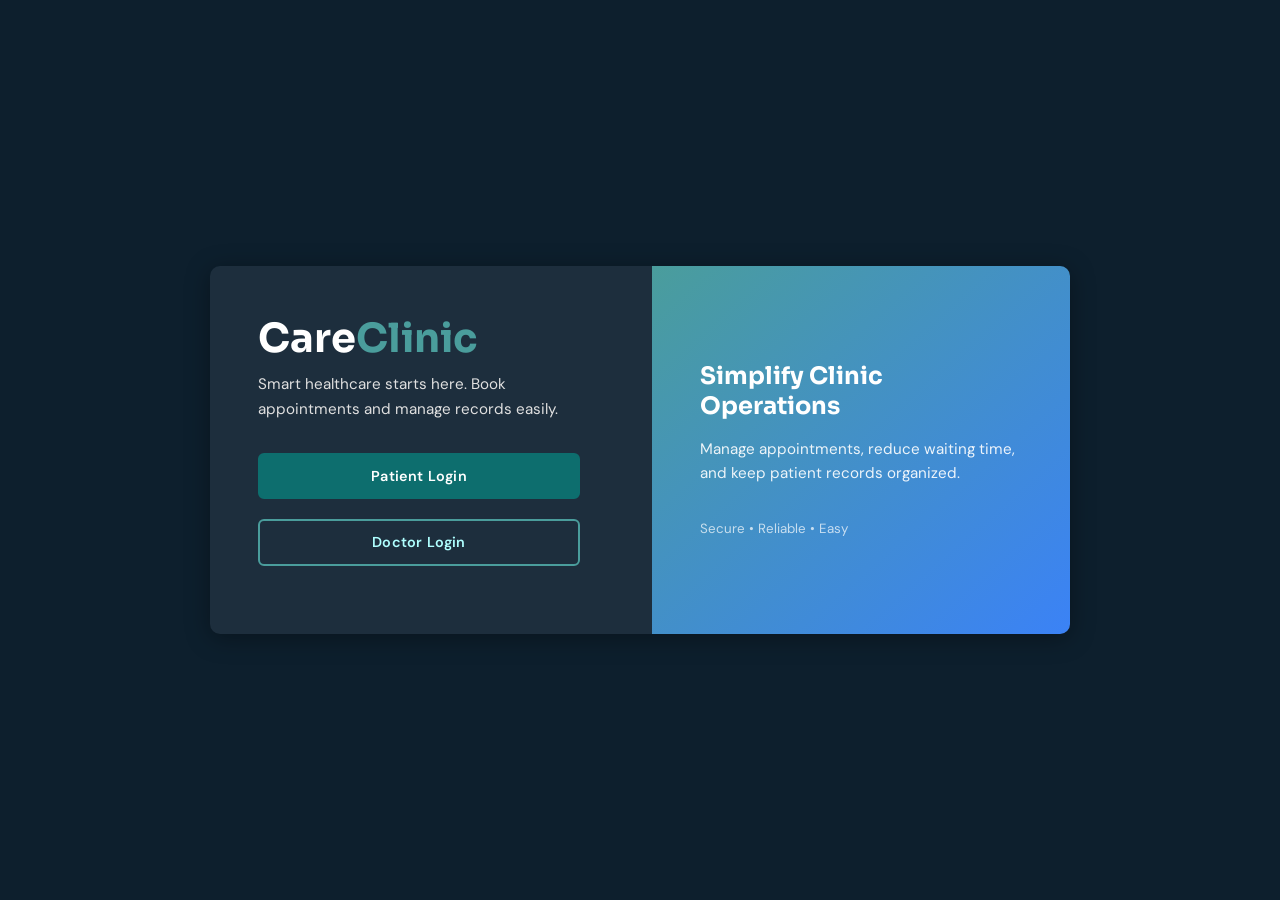
<file: index.html>
<!DOCTYPE html>
<html lang="en">

<head>
    <meta charset="UTF-8">
    <meta name="viewport" content="width=device-width, initial-scale=1.0">
    <title>CareClinic</title>
    <link rel="stylesheet" href="style.css">
</head>

<body>

    <div class="flex-center py-4">
        <div class="container" style="max-width: 900px;">
            <div class="card grid-2" style="padding: 0; overflow: hidden; border: none;">

                <!-- LEFT -->
                <div style="padding: 3rem;">
                    <h1 style="font-size: 2.5rem; margin-bottom: 0.5rem;">Care<span
                            style="color: var(--primary);">Clinic</span></h1>
                    <p style="margin-bottom: 2rem;">Smart healthcare starts here. Book appointments and manage records
                        easily.</p>

                    <div class="form-group">
                        <a href="login_patient.html" class="btn btn-primary btn-block">Patient Login</a>
                    </div>
                    <div class="form-group">
                        <a href="login_doctor.html" class="btn btn-outline btn-block">Doctor Login</a>
                    </div>
                </div>

                <!-- RIGHT -->
                <div
                    style="background: linear-gradient(to bottom right, var(--primary), #3b82f6); color: white; padding: 3rem; display: flex; flex-direction: column; justify-content: center;">
                    <h2 style="color: white; margin-bottom: 1rem;">Simplify Clinic Operations</h2>
                    <p style="color: rgba(255,255,255,0.9); margin-bottom: 2rem;">Manage appointments, reduce waiting
                        time, and keep patient records organized.</p>
                    <small style="color: rgba(255,255,255,0.7);">Secure • Reliable • Easy</small>
                </div>

            </div>
        </div>
    </div>

</body>

</html>
</file>
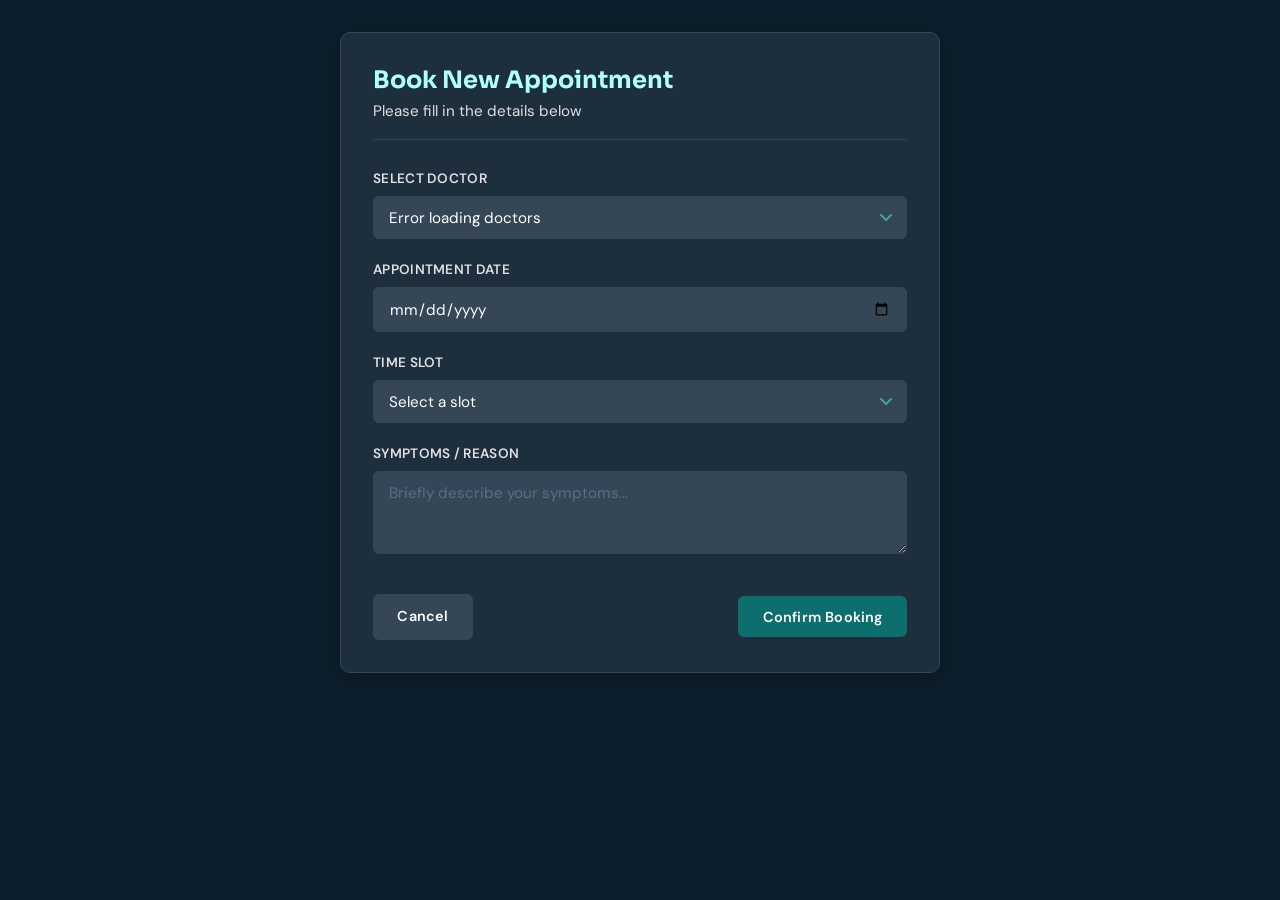
<file: book_appointment.html>
<!DOCTYPE html>
<html lang="en">
<head>
    <meta charset="UTF-8">
    <meta name="viewport" content="width=device-width, initial-scale=1.0">
    <title>Book Appointment - CareClinic</title>
    <link rel="stylesheet" href="style.css">
</head>
<body>

<div class="container py-4">
    <div class="card" style="max-width: 600px; margin: 0 auto;">
        <div class="card-header">
            <h2 class="card-title">Book New Appointment</h2>
            <p>Please fill in the details below</p>
        </div>

        <form id="bookForm">
            <div id="statusMsg" class="alert hidden"></div>

            <div class="form-group">
                <label class="form-label">Select Doctor</label>
                <select name="doctor_id" id="doctorSelect" required class="form-control">
                    <option value="">Loading doctors...</option>
                </select>
            </div>

            <div class="form-group">
                <label class="form-label">Appointment Date</label>
                <input type="date" name="appointment_date" id="appointment_date" required class="form-control">
            </div>

            <div class="form-group">
                <label class="form-label">Time Slot</label>
                <select name="time_slot" required class="form-control">
                    <option value="">Select a slot</option>
                    <option value="09:00 AM">09:00 AM</option>
                    <option value="10:00 AM">10:00 AM</option>
                    <option value="11:00 AM">11:00 AM</option>
                    <option value="02:00 PM">02:00 PM</option>
                    <option value="03:00 PM">03:00 PM</option>
                    <option value="04:00 PM">04:00 PM</option>
                </select>
            </div>

            <div class="form-group">
                <label class="form-label">Symptoms / Reason</label>
                <textarea name="symptoms" rows="3" class="form-control" placeholder="Briefly describe your symptoms..."></textarea>
            </div>

            <div class="flex-between mt-4">
                <a href="patient_dashboard.html" class="btn btn-secondary">Cancel</a>
                <button type="submit" class="btn btn-primary">Confirm Booking</button>
            </div>
        </form>
    </div>
</div>

<script>
    // 1. Set minimum date to today
    const dateInput = document.getElementById('appointment_date');
    dateInput.min = new Date().toISOString().split('T')[0];

    // 2. Load Doctors on Page Load
    async function loadDoctors() {
        const select = document.getElementById('doctorSelect');
        try {
            const response = await fetch('api/get_doctors.php');
            const doctors = await response.json();
            
            select.innerHTML = '<option value="">Choose your doctor</option>';
            doctors.forEach(doc => {
                select.innerHTML += `<option value="${doc.id}">Dr. ${doc.name}</option>`;
            });
        } catch (err) {
            select.innerHTML = '<option value="">Error loading doctors</option>';
        }
    }

    // 3. Handle Form Submission
    document.getElementById('bookForm').addEventListener('submit', async (e) => {
        e.preventDefault();
        const formData = new FormData(e.target);
        const statusMsg = document.getElementById('statusMsg');

        try {
            const response = await fetch('api/create_appointment.php', {
                method: 'POST',
                body: formData
            });
            const data = await response.json();

            if(data.success) {
                statusMsg.className = "alert alert-success";
                statusMsg.textContent = "Appointment booked successfully! Redirecting...";
                statusMsg.classList.remove('hidden');
                setTimeout(() => window.location.href = 'patient_dashboard.html', 2000);
            } else {
                statusMsg.className = "alert alert-danger";
                statusMsg.textContent = data.message;
                statusMsg.classList.remove('hidden');
            }
        } catch (err) {
            console.error(err);
        }
    });

    loadDoctors();
</script>
</body>
</html>
</file>
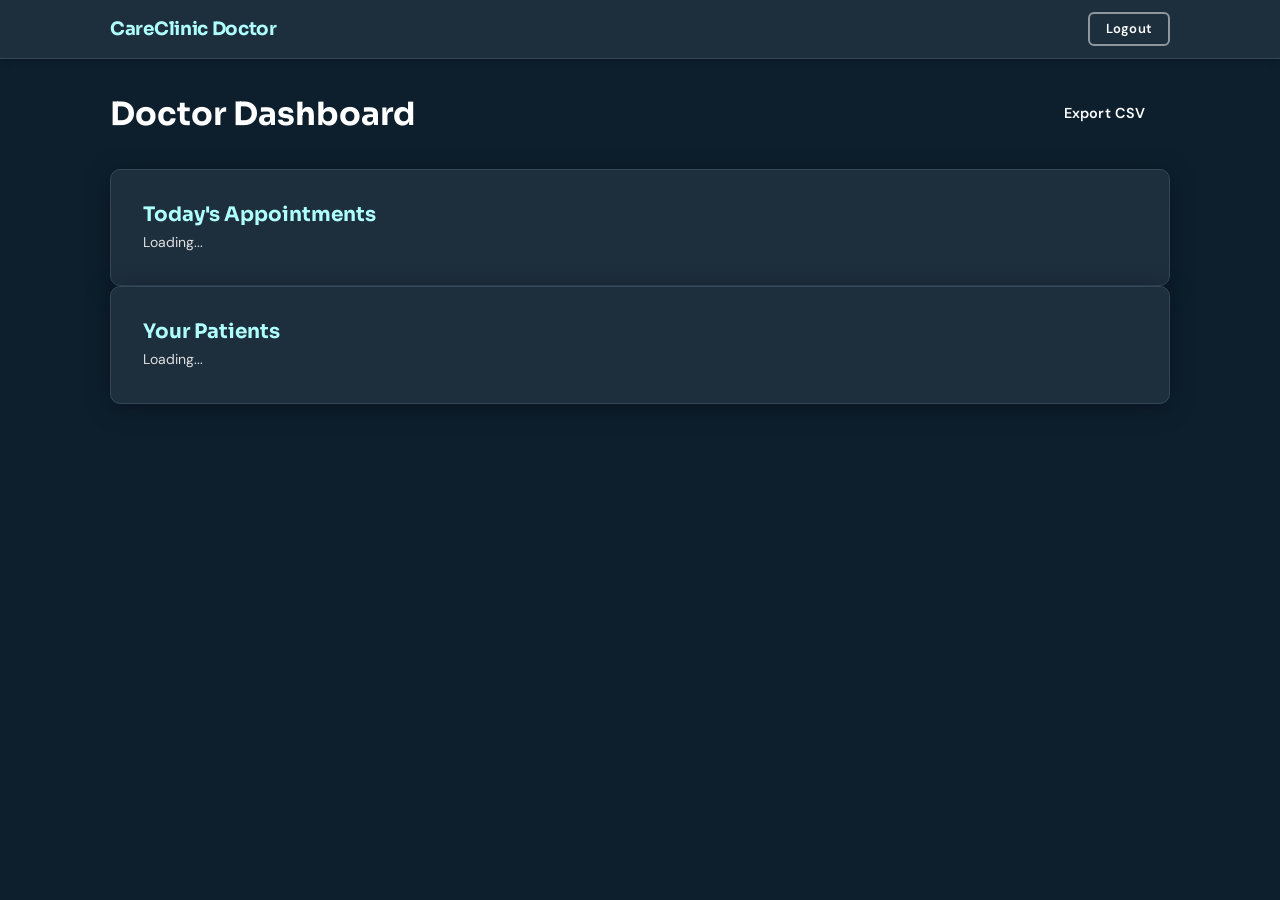
<file: doctor_dashboard.html>
<!DOCTYPE html>
<html lang="en">
<head>
    <meta charset="UTF-8">
    <meta name="viewport" content="width=device-width, initial-scale=1.0">
    <title>Doctor Dashboard - CareClinic</title>
    <link rel="stylesheet" href="style.css">
</head>
<body>

<nav class="navbar">
    <div class="container">
        <div class="navbar-brand">CareClinic Doctor</div>
        <div class="nav-links">
            <button onclick="logout()" class="btn btn-sm btn-outline" style="border-color: rgba(255,255,255,0.5); color: white;">Logout</button>
        </div>
    </div>
</nav>

<div class="container py-4">
    <div style="display: flex; justify-content: space-between; align-items: center; margin-bottom: 2rem;">
        <h1>Doctor Dashboard</h1>
        <a href="api/export_csv.php" class="btn" style="background: var(--success); color: white;">Export CSV</a>
    </div>

    <div class="grid-3">
        <!-- Left Col: Today's Appointments -->
        <div style="grid-column: span 1;">
            <div class="card">
                <h2 class="card-title mb-2" style="font-size: 1.25rem;">Today's Appointments</h2>
                <div id="todayAppointments">
                    <p style="font-size: 0.875rem;">Loading...</p>
                </div>
            </div>
        </div>

        <!-- Right Col: Patient List (Cards) -->
        <div style="grid-column: span 2;">
            <div class="card">
                <h2 class="card-title mb-2" style="font-size: 1.25rem;">Your Patients</h2>
                <div id="patientList" class="grid-2">
                    <p style="font-size: 0.875rem;">Loading...</p>
                </div>
            </div>
        </div>
    </div>
</div>

<!-- Patient Details Modal -->
<div id="patientModal" class="modal-overlay hidden">
    <div class="modal-content">
        <div class="modal-header">
            <h2 id="modalPatientName">Patient Details</h2>
            <button onclick="closeModal()" class="close-btn">&times;</button>
        </div>
        
        <div class="modal-body grid-2">
            <!-- Info & History -->
            <div>
                <h3 style="margin-bottom: 0.5rem; border-bottom: 1px solid var(--border); padding-bottom: 0.25rem;">Basic Info</h3>
                <div id="modalPatientInfo" style="font-size: 0.875rem; margin-bottom: 1.5rem; line-height: 1.8;"></div>

                <h3 style="margin-bottom: 0.5rem; border-bottom: 1px solid var(--border); padding-bottom: 0.25rem;">Previous Records</h3>
                <div id="modalPatientRecords" style="font-size: 0.875rem; display: flex; flex-direction: column; gap: 0.75rem;"></div>
            </div>

            <!-- Add New Record Form -->
            <div style="background: var(--background); padding: 1.5rem; border-radius: 0.5rem;">
                <h3 style="margin-bottom: 1rem;">Add Medical Record</h3>
                <form id="addRecordForm">
                    <input type="hidden" id="recordPatientId" name="patient_id">
                    
                    <div class="form-group">
                        <label class="form-label">Link Appointment (Optional)</label>
                        <select id="recordAppointmentId" name="appointment_id" class="form-control">
                            <option value="">-- None --</option>
                        </select>
                    </div>

                    <div class="form-group">
                        <label class="form-label">Diagnosis</label>
                        <input type="text" name="diagnosis" required class="form-control">
                    </div>

                    <div class="form-group">
                        <label class="form-label">Prescription</label>
                        <textarea name="prescription" required rows="3" class="form-control"></textarea>
                    </div>

                    <div class="form-group">
                        <label class="form-label">Notes</label>
                        <textarea name="notes" rows="2" class="form-control"></textarea>
                    </div>

                    <div id="recordMsg" class="alert hidden"></div>

                    <button type="submit" class="btn btn-secondary btn-block">Save Record</button>
                </form>
            </div>
        </div>
    </div>
</div>

<script>
    async function loadDashboard() {
        try {
            const res = await fetch('api/get_patients.php');
            const data = await res.json();
            
            if(data.success) {
                const todayContainer = document.getElementById('todayAppointments');
                todayContainer.innerHTML = '';
                if(data.today_appointments.length === 0) {
                    todayContainer.innerHTML = '<p style="font-size: 0.875rem;">No appointments for today.</p>';
                } else {
                    data.today_appointments.forEach(app => {
                        let t = new Date('1970-01-01T' + app.appointment_time + 'Z').toLocaleTimeString('en-US', {timeZone:'UTC',hour12:true,hour:'numeric',minute:'numeric'});
                        let statusClass = app.status === 'Completed' ? 'status-completed' : 'status-pending';
                        
                        todayContainer.innerHTML += `
                            <div class="list-item">
                                <div>
                                    <div class="list-title">${app.patient_name}</div>
                                    <div class="list-subtitle">${t}</div>
                                </div>
                                <span class="${statusClass}">${app.status}</span>
                            </div>
                        `;
                    });
                }

                const patientContainer = document.getElementById('patientList');
                patientContainer.innerHTML = '';
                if(data.patients.length === 0) {
                    patientContainer.innerHTML = '<p style="font-size: 0.875rem;">You have no patients yet.</p>';
                } else {
                    data.patients.forEach(p => {
                        patientContainer.innerHTML += `
                            <div style="padding: 1rem; border: 1px solid var(--border); border-radius: 0.5rem; cursor: pointer; background: white;" onclick="openPatientModal(${p.id})">
                                <h3 style="font-size: 1rem; margin-bottom: 0.25rem;">${p.name}</h3>
                                <p style="font-size: 0.75rem; margin-bottom: 0.5rem;">${p.age || 'N/A'} yrs • ${p.gender || 'N/A'}</p>
                                <p style="font-size: 0.75rem;"><strong>Contact:</strong> ${p.contact_number || 'N/A'}</p>
                            </div>
                        `;
                    });
                }
            } else {
                if(data.message === 'Unauthorized') window.location.href = 'login_doctor.html';
            }
        } catch(e) {
            console.error("Dashboard error");
        }
    }

    async function openPatientModal(id) {
        document.getElementById('patientModal').classList.remove('hidden');
        document.getElementById('modalPatientInfo').innerHTML = 'Loading...';
        document.getElementById('modalPatientRecords').innerHTML = '';
        document.getElementById('recordAppointmentId').innerHTML = '<option value="">-- None --</option>';
        document.getElementById('addRecordForm').reset();
        document.getElementById('recordMsg').classList.add('hidden');
        document.getElementById('recordPatientId').value = id;

        try {
            const res = await fetch(`api/get_patient_details.php?id=${id}`);
            const data = await res.json();
            
            if(data.success) {
                const info = data.info;
                document.getElementById('modalPatientName').textContent = info.name;
                document.getElementById('modalPatientInfo').innerHTML = `
                    <p><strong>Age:</strong> ${info.age}</p>
                    <p><strong>Gender:</strong> ${info.gender}</p>
                    <p><strong>Contact:</strong> ${info.contact_number}</p>
                    <p><strong>Email:</strong> ${info.email}</p>
                    <p><strong>Address:</strong> ${info.address}</p>
                `;

                const appSelect = document.getElementById('recordAppointmentId');
                data.appointments.forEach(app => {
                    if(app.status === 'Scheduled') {
                        let opt = document.createElement('option');
                        opt.value = app.id;
                        opt.textContent = `${app.appointment_date} at ${app.appointment_time}`;
                        appSelect.appendChild(opt);
                    }
                });

                const recContainer = document.getElementById('modalPatientRecords');
                if(data.records.length === 0) {
                    recContainer.innerHTML = '<p style="color: var(--text-muted); font-style: italic;">No previous records.</p>';
                } else {
                    data.records.forEach(r => {
                        recContainer.innerHTML += `
                            <div style="background: var(--background); padding: 0.75rem; border-radius: 0.25rem;">
                                <p style="font-size: 0.75rem; color: var(--text-muted); margin-bottom: 0.25rem;">${r.record_date}</p>
                                <p><strong>Diagnosis:</strong> ${r.diagnosis}</p>
                                <p><strong>Rx:</strong> ${r.prescription}</p>
                                ${r.notes ? `<p style="color: var(--text-muted); margin-top: 0.25rem; font-style: italic;">${r.notes}</p>` : ''}
                            </div>
                        `;
                    });
                }
            }
        } catch(e) {
            console.error(e);
        }
    }

    function closeModal() {
        document.getElementById('patientModal').classList.add('hidden');
    }

    document.getElementById('addRecordForm').addEventListener('submit', async (e) => {
        e.preventDefault();
        const formData = new FormData(e.target);
        const msg = document.getElementById('recordMsg');
        
        try {
            const res = await fetch('api/add_record.php', { method: 'POST', body: formData });
            const data = await res.json();
            
            msg.className = 'alert';
            if(data.success) {
                msg.classList.add('alert-success');
                msg.textContent = "Record added successfully!";
                e.target.reset();
                openPatientModal(formData.get('patient_id'));
                loadDashboard();
            } else {
                msg.classList.add('alert-danger');
                msg.textContent = data.message;
            }
        } catch(err) {
            msg.className = 'alert alert-danger';
            msg.textContent = "An error occurred.";
        }
    });

    async function logout() {
        await fetch('api/logout.php');
        window.location.href = 'index.html';
    }

    loadDashboard();
</script>

</body>
</html>
</file>
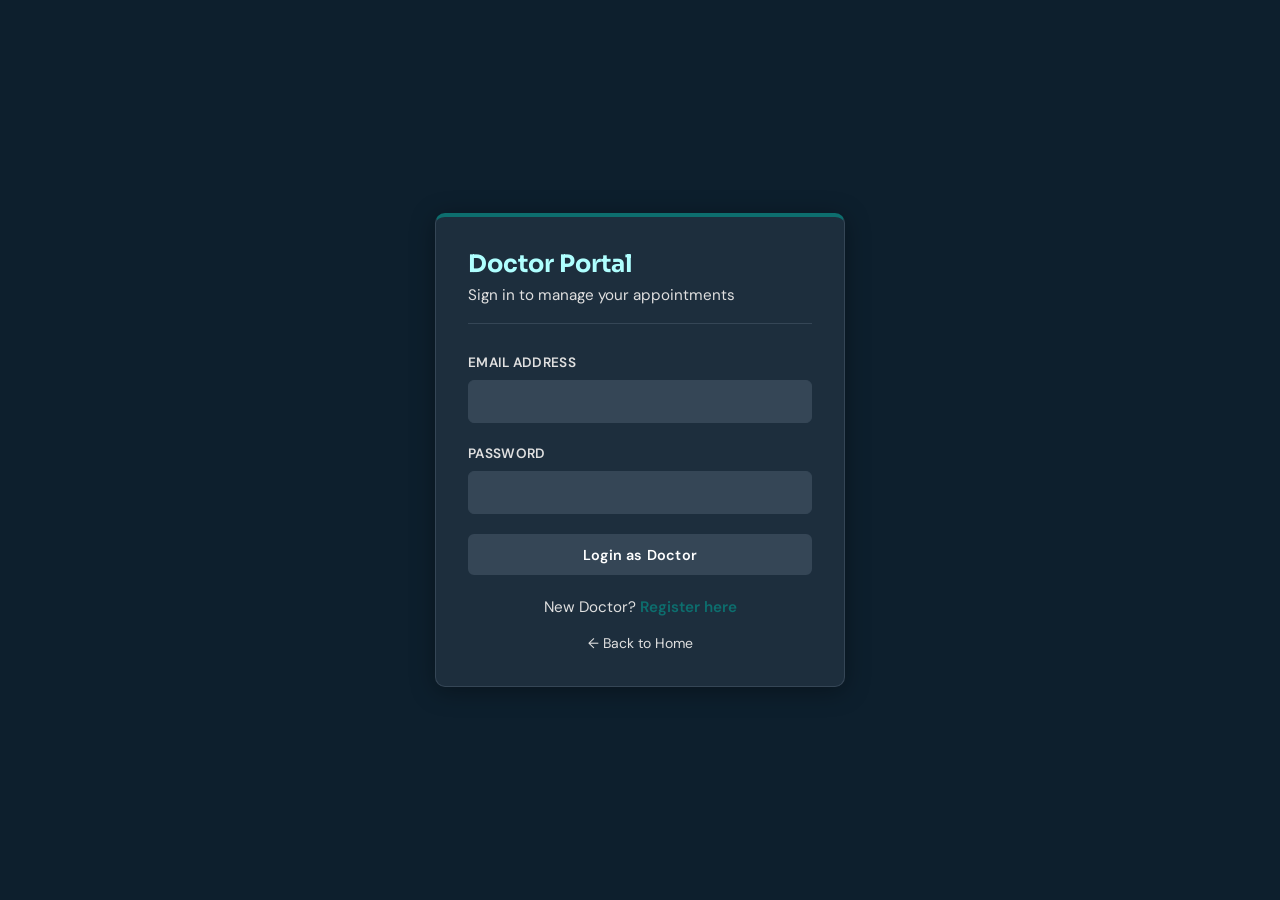
<file: login_doctor.html>
<!DOCTYPE html>
<html lang="en">
<head>
    <meta charset="UTF-8">
    <meta name="viewport" content="width=device-width, initial-scale=1.0">
    <title>Doctor Login - CareClinic</title>
    <link rel="stylesheet" href="style.css">
</head>
<body>

<div class="flex-center py-4">
    <div class="container" style="max-width: 450px;">
        <div class="card" style="border-top: 4px solid var(--secondary);">
            <div class="card-header">
                <h2 class="card-title">Doctor Portal</h2>
                <p>Sign in to manage your appointments</p>
            </div>

            <form id="loginForm">
                <input type="hidden" name="role" value="doctor">
                
                <div id="errorMsg" class="alert alert-danger hidden"></div>

                <div class="form-group">
                    <label class="form-label">Email Address</label>
                    <input type="email" name="email" required class="form-control">
                </div>

                <div class="form-group">
                    <label class="form-label">Password</label>
                    <input type="password" name="password" required class="form-control">
                </div>

                <button type="submit" class="btn btn-secondary btn-block mt-2">Login as Doctor</button>
            </form>

            <p class="text-center mt-3">
                New Doctor? <a href="register_doctor.html" style="color: var(--secondary); font-weight: 600;">Register here</a>
            </p>
            <p class="text-center mt-2" style="font-size: 0.875rem;">
                <a href="index.html" style="color: var(--text-muted);">← Back to Home</a>
            </p>
        </div>
    </div>
</div>

<script>
    document.getElementById('loginForm').addEventListener('submit', async (e) => {
        e.preventDefault();
        const formData = new FormData(e.target);
        const errorMsg = document.getElementById('errorMsg');
        
        try {
            const response = await fetch('api/login.php', {
                method: 'POST',
                body: formData
            });
            const data = await response.json();
            
            if(data.success) {
                window.location.href = 'doctor_dashboard.php';
            } else {
                errorMsg.textContent = data.message;
                errorMsg.classList.remove('hidden');
            }
        } catch (err) {
            errorMsg.textContent = "An error occurred. Please try again.";
            errorMsg.classList.remove('hidden');
        }
    });
</script>

</body>
</html>
</file>
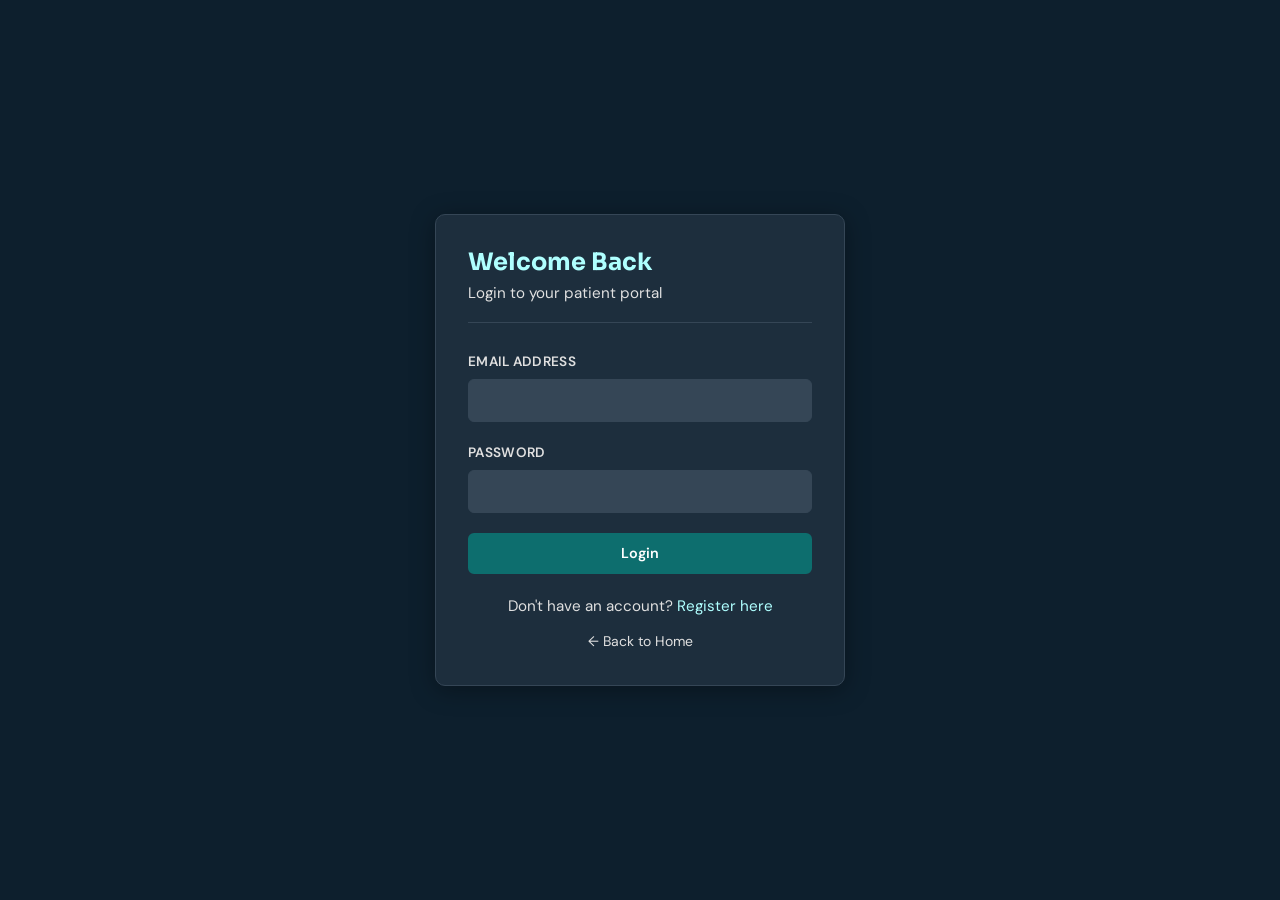
<file: login_patient.html>
<!DOCTYPE html>
<html lang="en">
<head>
    <meta charset="UTF-8">
    <meta name="viewport" content="width=device-width, initial-scale=1.0">
    <title>Patient Login - CareClinic</title>
    <link rel="stylesheet" href="style.css">
</head>
<body>

<div class="flex-center py-4">
    <div class="container" style="max-width: 450px;">
        <div class="card">
            <div class="card-header">
                <h2 class="card-title">Welcome Back</h2>
                <p>Login to your patient portal</p>
            </div>

            <form id="loginForm">
                <input type="hidden" name="role" value="patient">
                
                <div id="errorMsg" class="alert alert-danger hidden"></div>

                <div class="form-group">
                    <label class="form-label">Email Address</label>
                    <input type="email" name="email" required class="form-control">
                </div>

                <div class="form-group">
                    <label class="form-label">Password</label>
                    <input type="password" name="password" required class="form-control">
                </div>

                <button type="submit" class="btn btn-primary btn-block mt-2">Login</button>
            </form>

            <p class="text-center mt-3">
                Don't have an account? <a href="register_patient.html">Register here</a>
            </p>
            <p class="text-center mt-2" style="font-size: 0.875rem;">
                <a href="index.html" style="color: var(--text-muted);">← Back to Home</a>
            </p>
        </div>
    </div>
</div>

<script>
    document.getElementById('loginForm').addEventListener('submit', async (e) => {
        e.preventDefault();
        const formData = new FormData(e.target);
        const errorMsg = document.getElementById('errorMsg');
        
        try {
            const response = await fetch('api/login.php', {
                method: 'POST',
                body: formData
            });
            const data = await response.json();
            
            if(data.success) {
                window.location.href = data.redirect;

                // window.location.href = 'patient_dashboard.html';
            } else {
                errorMsg.textContent = data.message;
                errorMsg.classList.remove('hidden');
            }
        } catch (err) {
            errorMsg.textContent = "An error occurred. Please try again.";
            errorMsg.classList.remove('hidden');
        }
    });
</script>

</body>
</html>
</file>
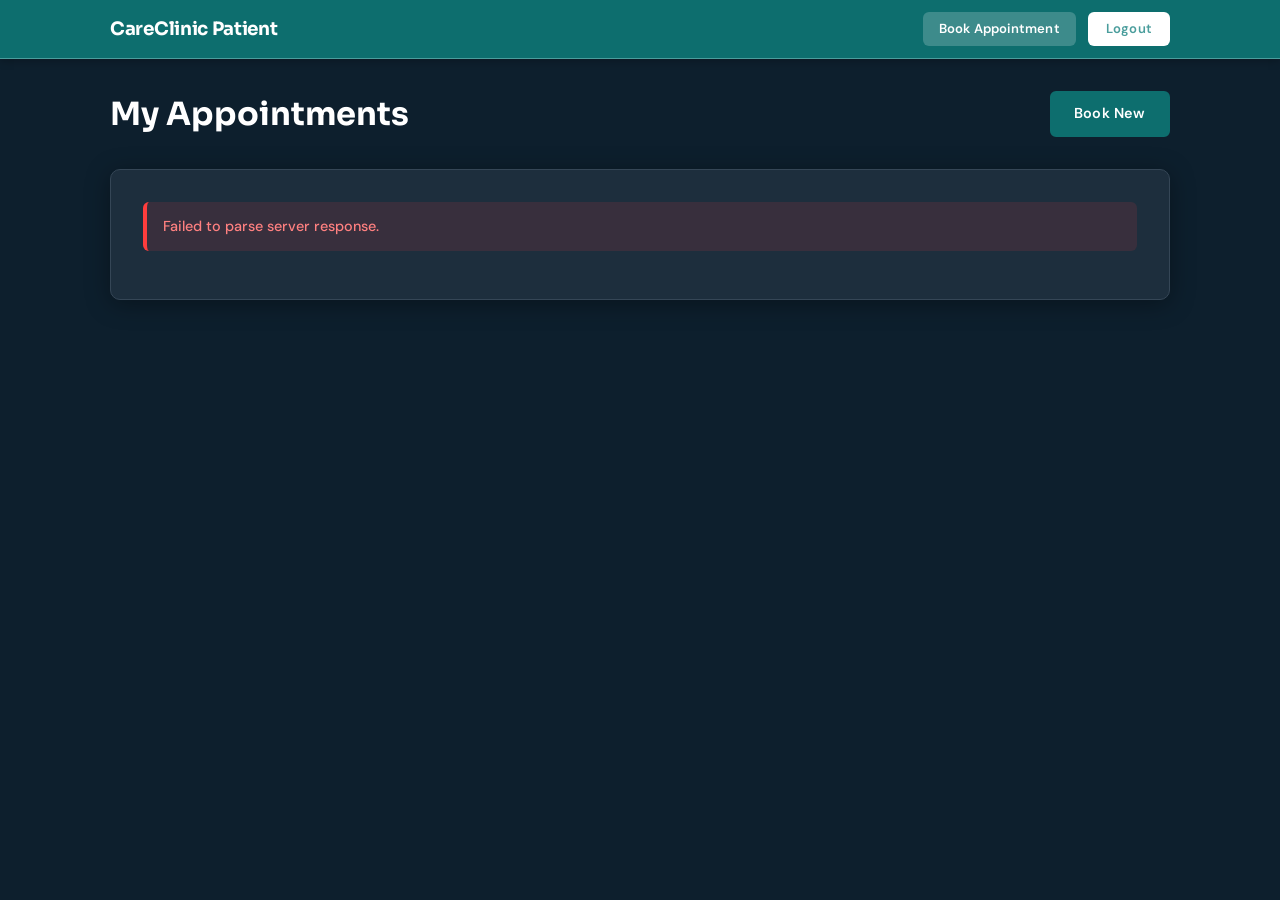
<file: patient_dashboard.html>
<!DOCTYPE html>
<html lang="en">
<head>
    <meta charset="UTF-8">
    <meta name="viewport" content="width=device-width, initial-scale=1.0">
    <title>Patient Dashboard - CareClinic</title>
    <link rel="stylesheet" href="style.css">
</head>
<body>

<nav class="navbar patient-nav">
    <div class="container">
        <div class="navbar-brand">CareClinic Patient</div>
        <div class="nav-links">
            <a href="book_appointment.html" class="btn btn-sm" style="background: rgba(255,255,255,0.2); color: white; border: none;">Book Appointment</a>
            <button onclick="logout()" class="btn btn-sm" style="background: white; color: var(--primary);">Logout</button>
        </div>
    </div>
</nav>

<div class="container py-4">
    <div style="display: flex; justify-content: space-between; align-items: center; margin-bottom: 2rem;">
        <h1>My Appointments</h1>
        <a href="book_appointment.html" class="btn btn-primary">Book New</a>
    </div>

    <div class="card">
        <div id="appointmentsList">
            <p>Loading appointments...</p>
        </div>
    </div>
</div>

<script>

    async function loadAppointments() {
    try {
        const res = await fetch('api/get_appointments.php');
        const data = await res.json();
        
        const container = document.getElementById('appointmentsList');
        if (!container) return;
        container.innerHTML = '';
        
        if (data.success) {
            if (!data.appointments || data.appointments.length === 0) {
                container.innerHTML = '<p class="text-center">No appointments scheduled.</p>';
                return;
            }
            
            data.appointments.forEach(app => {
                // Defensive check for doctor_name and symptoms
                let docName = app.doctor_name || "Unknown Doctor";
                let symptoms = app.symptoms || "None provided";
                let time = app.time_slot || "TBD";
                
                // Clean 'Dr.' prefix
                let displayName = docName.toLowerCase().startsWith('dr.') ? docName : 'Dr. ' + docName;

                container.innerHTML += `
                    <div class="list-item">
                        <div>
                            <div class="list-title">${displayName}</div>
                            <div class="list-subtitle">${app.appointment_date} at ${time}</div>
                            <div style="font-size: 0.8rem; color: #666;">Symptoms: ${symptoms}</div>
                        </div>
                        <div style="text-align: right;">
                            <div class="status-pending">${app.status}</div>
                            <a href="api/generate_pdf.php?id=${app.id}" target="_blank" style="font-size: 0.75rem;">Download PDF</a>
                        </div>
                    </div>
                `;
            });
        } else {
            container.innerHTML = `<p class="alert alert-danger">${data.message}</p>`;
        }
    } catch (e) {
        console.error("Dashboard Error:", e);
        document.getElementById('appointmentsList').innerHTML = '<p class="alert alert-danger">Failed to parse server response.</p>';
    }
}
//     async function loadAppointments() {
//         try {
//             const res = await fetch('api/get_appointments.php');
//             const data = await res.json();
            
//             const container = document.getElementById('appointmentsList');
//             container.innerHTML = '';
            
//             if (data.success) {
//                 if (data.appointments.length === 0) {
//                     container.innerHTML = '<p class="text-center" style="color: var(--text-muted); padding: 2rem 0;">You have no appointments scheduled.</p>';
//                     return;
//                 }
                
//                 data.appointments.forEach(app => {
//     let timeString = app.time_slot; // Use the slot directly
//     let dateString = new Date(app.appointment_date).toLocaleDateString('en-US', { 
//         weekday: 'short', year: 'numeric', month: 'short', day: 'numeric' 
//     });
    
//     let statusClass = app.status === 'Completed' ? 'status-completed' : 'status-pending';

//     container.innerHTML += `
//         <div class="list-item">
//             <div>
//                 <div class="list-title">${app.doctor_name.startsWith('Dr.') ? '' : 'Dr. '} ${app.doctor_name}</div>
//                 <div class="list-subtitle">${dateString} at ${timeString}</div>
//             </div>
//             <div style="text-align: right;">
//                 <div class="${statusClass}" style="margin-bottom: 0.25rem;">${app.status}</div>
//                 <a href="api/generate_pdf.php?id=${app.id}" target="_blank" style="font-size: 0.75rem; text-decoration: underline;">Download PDF</a>
//             </div>
//         </div>
//     `;
// });
//             } else {
//                 if(data.message === 'Unauthorized') window.location.href = 'login_patient.html';
//                 else container.innerHTML = '<p class="alert alert-danger">Failed to load appointments.</p>';
//             }
//         } catch (e) {
//             document.getElementById('appointmentsList').innerHTML = '<p class="alert alert-danger">An error occurred.</p>';
//         }
//     }

    async function logout() {
        await fetch('api/logout.php');
        window.location.href = 'index.html';
    }

    loadAppointments();
</script>

</body>
</html>
</file>
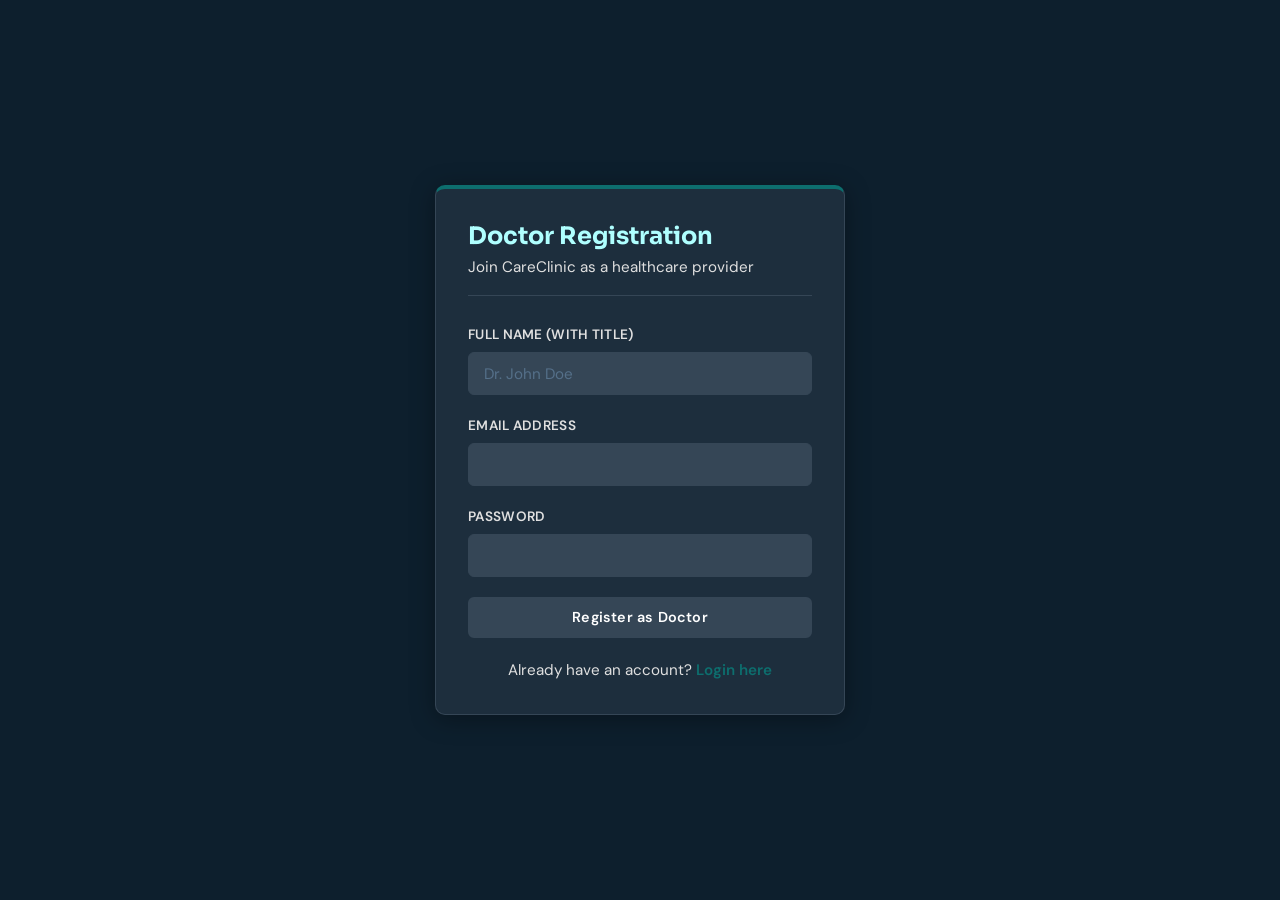
<file: register_doctor.html>
<!DOCTYPE html>
<html lang="en">
<head>
    <meta charset="UTF-8">
    <meta name="viewport" content="width=device-width, initial-scale=1.0">
    <title>Doctor Registration - CareClinic</title>
    <link rel="stylesheet" href="style.css">
</head>
<body>

<div class="flex-center py-4">
    <div class="container" style="max-width: 450px;">
        <div class="card" style="border-top: 4px solid var(--secondary);">
            <div class="card-header">
                <h2 class="card-title">Doctor Registration</h2>
                <p>Join CareClinic as a healthcare provider</p>
            </div>

            <form id="registerForm">
                <input type="hidden" name="role" value="doctor">
                
                <div id="errorMsg" class="alert alert-danger hidden"></div>
                <div id="successMsg" class="alert alert-success hidden">Registration successful! Redirecting...</div>

                <div class="form-group">
                    <label class="form-label">Full Name (with Title)</label>
                    <input type="text" name="name" placeholder="Dr. John Doe" required class="form-control">
                </div>

                <div class="form-group">
                    <label class="form-label">Email Address</label>
                    <input type="email" name="email" required class="form-control">
                </div>

                <div class="form-group">
                    <label class="form-label">Password</label>
                    <input type="password" name="password" required minlength="6" class="form-control">
                </div>

                <button type="submit" class="btn btn-secondary btn-block mt-2">Register as Doctor</button>
            </form>

            <p class="text-center mt-3">
                Already have an account? <a href="login_doctor.html" style="color: var(--secondary); font-weight: 600;">Login here</a>
            </p>
        </div>
    </div>
</div>

<script>
    document.getElementById('registerForm').addEventListener('submit', async (e) => {
        e.preventDefault();
        const formData = new FormData(e.target);
        const errorMsg = document.getElementById('errorMsg');
        const successMsg = document.getElementById('successMsg');
        
        errorMsg.classList.add('hidden');
        successMsg.classList.add('hidden');

        try {
            const response = await fetch('api/register.php', {
                method: 'POST',
                body: formData
            });
            const data = await response.json();
            
            if(data.success) {
                successMsg.classList.remove('hidden');
                setTimeout(() => {
                    window.location.href = 'login_doctor.html';
                }, 1500);
            } else {
                errorMsg.textContent = data.message || "Registration failed.";
                errorMsg.classList.remove('hidden');
            }
        } catch (err) {
            errorMsg.textContent = "An error occurred. Please try again.";
            errorMsg.classList.remove('hidden');
        }
    });
</script>

</body>
</html>
</file>
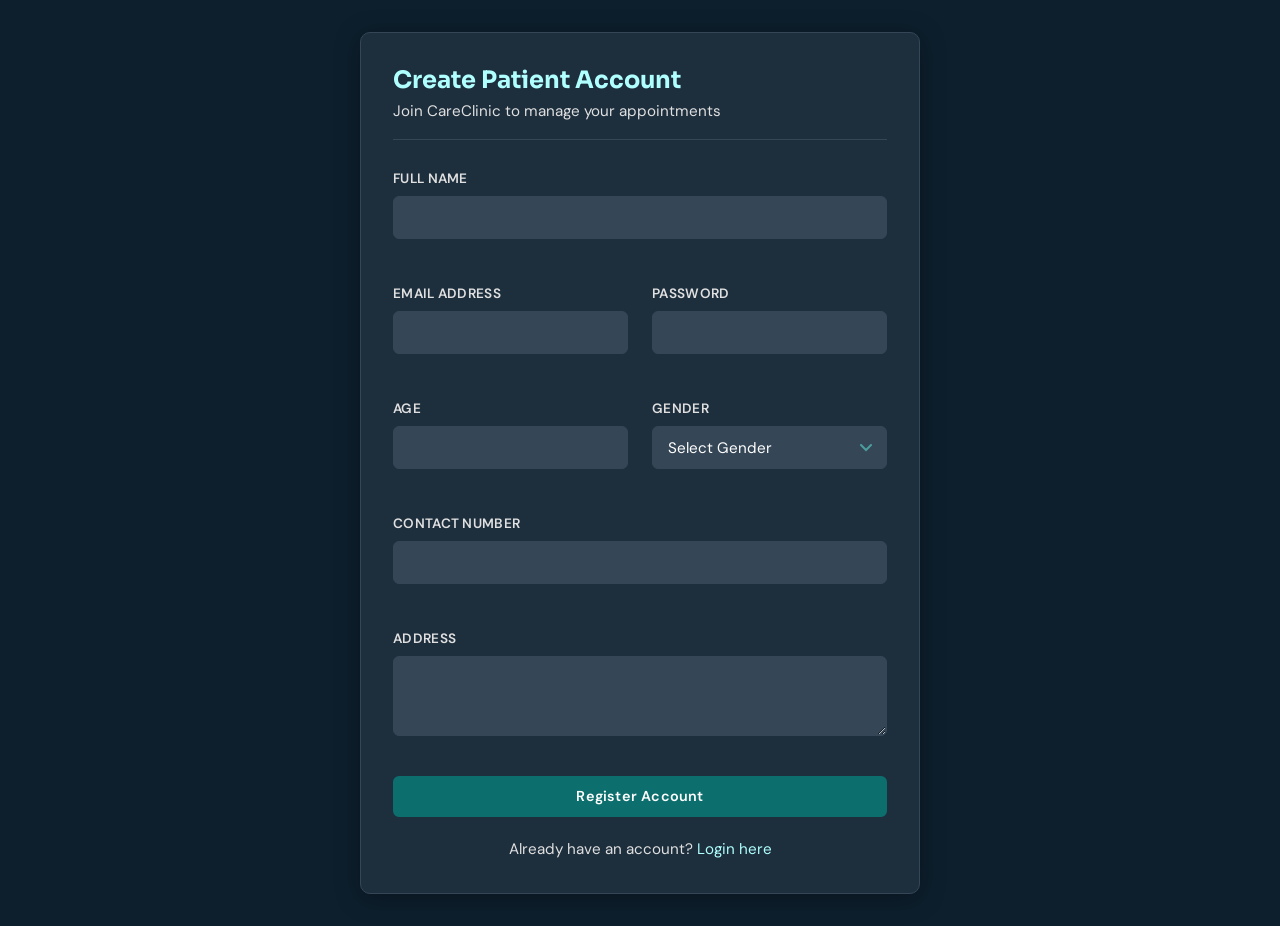
<file: register_patient.html>
<!DOCTYPE html>
<html lang="en">
<head>
    <meta charset="UTF-8">
    <meta name="viewport" content="width=device-width, initial-scale=1.0">
    <title>Patient Registration - CareClinic</title>
    <link rel="stylesheet" href="style.css">
</head>
<body>

<div class="flex-center py-4">
    <div class="container" style="max-width: 600px;">
        <div class="card">
            <div class="card-header">
                <h2 class="card-title">Create Patient Account</h2>
                <p>Join CareClinic to manage your appointments</p>
            </div>

            <form id="registerForm">
                <input type="hidden" name="role" value="patient">
                
                <div id="errorMsg" class="alert alert-danger hidden"></div>
                <div id="successMsg" class="alert alert-success hidden">Registration successful! Redirecting...</div>

                <div class="grid-2">
                    <div class="form-group" style="grid-column: 1 / -1;">
                        <label class="form-label">Full Name</label>
                        <input type="text" name="name" required class="form-control">
                    </div>

                    <div class="form-group">
                        <label class="form-label">Email Address</label>
                        <input type="email" name="email" required class="form-control">
                    </div>

                    <div class="form-group">
                        <label class="form-label">Password</label>
                        <input type="password" name="password" required minlength="6" class="form-control">
                    </div>

                    <div class="form-group">
                        <label class="form-label">Age</label>
                        <input type="number" name="age" required min="1" class="form-control">
                    </div>

                    <div class="form-group">
                        <label class="form-label">Gender</label>
                        <select name="gender" required class="form-control">
                            <option value="">Select Gender</option>
                            <option value="Male">Male</option>
                            <option value="Female">Female</option>
                            <option value="Other">Other</option>
                        </select>
                    </div>

                    <div class="form-group" style="grid-column: 1 / -1;">
                        <label class="form-label">Contact Number</label>
                        <input type="tel" name="contact_number" required class="form-control">
                    </div>

                    <div class="form-group" style="grid-column: 1 / -1;">
                        <label class="form-label">Address</label>
                        <textarea name="address" required rows="2" class="form-control"></textarea>
                    </div>
                </div>

                <button type="submit" class="btn btn-primary btn-block mt-2">Register Account</button>
            </form>

            <p class="text-center mt-3">
                Already have an account? <a href="login_patient.html">Login here</a>
            </p>
        </div>
    </div>
</div>

<script>
    document.getElementById('registerForm').addEventListener('submit', async (e) => {
        e.preventDefault();
        const formData = new FormData(e.target);
        const errorMsg = document.getElementById('errorMsg');
        const successMsg = document.getElementById('successMsg');
        
        errorMsg.classList.add('hidden');
        successMsg.classList.add('hidden');

        try {
            const response = await fetch('api/register.php', {
                method: 'POST',
                body: formData
            });
            const data = await response.json();
            
            if(data.success) {
                successMsg.classList.remove('hidden');
                setTimeout(() => {
                    window.location.href = 'login_patient.html';
                }, 1500);
            } else {
                errorMsg.textContent = data.message || "Registration failed.";
                errorMsg.classList.remove('hidden');
            }
        } catch (err) {
            errorMsg.textContent = "An error occurred. Please try again.";
            errorMsg.classList.remove('hidden');
        }
    });
</script>

</body>
</html>
</file>
<file: style.css>
/* =========================================
   CareClinic — style.css
   Palette:
     --primary-100: #0D6E6E  (deep teal)
     --primary-200: #4a9d9c  (mid teal)
     --primary-300: #afffff  (light teal)
     --accent-100:  #FF3D3D  (red accent)
     --accent-200:  #ffe0c8  (peach accent)
     --text-100:    #FFFFFF  (primary text)
     --text-200:    #e0e0e0  (secondary text)
     --bg-100:      #0D1F2D  (deepest bg)
     --bg-200:      #1d2e3d  (card bg)
     --bg-300:      #354656  (elevated surface)
   ========================================= */

/* ── Google Font ── */
@import url('https://fonts.googleapis.com/css2?family=DM+Sans:wght@300;400;500;600;700&family=Sora:wght@600;700&display=swap');

/* ── CSS Variables ── */
:root {
  --primary-100: #0D6E6E;
  --primary-200: #4a9d9c;
  --primary-300: #afffff;
  --accent-100:  #FF3D3D;
  --accent-200:  #ffe0c8;
  --text-100:    #FFFFFF;
  --text-200:    #e0e0e0;
  --bg-100:      #0D1F2D;
  --bg-200:      #1d2e3d;
  --bg-300:      #354656;

  /* Semantic aliases — used by var(--primary), var(--secondary) etc. in inline styles */
  --primary:     var(--primary-200);
  --secondary:   var(--primary-100);
  --text-muted:  var(--text-200);

  --radius:      10px;
  --radius-sm:   6px;
  --shadow:      0 4px 24px rgba(0, 0, 0, 0.35);
  --shadow-sm:   0 2px 8px  rgba(0, 0, 0, 0.25);
  --transition:  0.2s ease;
}

/* ── Reset & Base ── */
*, *::before, *::after {
  box-sizing: border-box;
  margin: 0;
  padding: 0;
}

html {
  font-size: 16px;
  scroll-behavior: smooth;
}

body {
  font-family: 'DM Sans', sans-serif;
  background-color: var(--bg-100);
  color: var(--text-100);
  line-height: 1.6;
  min-height: 100vh;
  -webkit-font-smoothing: antialiased;
}

a {
  color: var(--primary-300);
  text-decoration: none;
  transition: opacity var(--transition);
}
a:hover { opacity: 0.8; }

h1, h2, h3, h4 {
  font-family: 'Sora', sans-serif;
  color: var(--text-100);
  line-height: 1.25;
}

p {
  color: var(--text-200);
  font-size: 0.95rem;
}

hr {
  border: none;
  border-top: 1px solid var(--bg-300);
  margin: 1.5rem 0;
}

/* ── Layout Utilities ── */
.container {
  width: 100%;
  max-width: 1100px;
  margin: 0 auto;
  padding: 0 1.25rem;
}

.flex-center {
  display: flex;
  justify-content: center;
  align-items: center;
  min-height: 100vh;
}

.flex-between {
  display: flex;
  justify-content: space-between;
  align-items: center;
}

.grid-2 {
  display: grid;
  grid-template-columns: 1fr 1fr;
  gap: 1.5rem;
}

/* Spacing */
.py-4  { padding-top: 2rem;   padding-bottom: 2rem; }
.mt-2  { margin-top: 0.75rem; }
.mt-3  { margin-top: 1.25rem; }
.mt-4  { margin-top: 2rem;    }

/* ── Card ── */
.card {
  background: var(--bg-200);
  border-radius: var(--radius);
  padding: 2rem;
  box-shadow: var(--shadow);
  border: 1px solid var(--bg-300);
}

.card-header {
  margin-bottom: 1.75rem;
  border-bottom: 1px solid var(--bg-300);
  padding-bottom: 1rem;
}

.card-title {
  font-size: 1.5rem;
  font-family: 'Sora', sans-serif;
  color: var(--primary-300);
  margin-bottom: 0.25rem;
}

/* ── Navbar ── */
.navbar {
  background: var(--bg-200);
  border-bottom: 1px solid var(--bg-300);
  padding: 0.75rem 0;
  position: sticky;
  top: 0;
  z-index: 100;
  box-shadow: var(--shadow-sm);
}

.navbar .container {
  display: flex;
  justify-content: space-between;
  align-items: center;
}

.navbar-brand {
  font-family: 'Sora', sans-serif;
  font-size: 1.15rem;
  font-weight: 700;
  color: var(--primary-300);
  letter-spacing: -0.3px;
}

.patient-nav {
  background: var(--primary-100);
  border-bottom-color: var(--primary-200);
}

.patient-nav .navbar-brand {
  color: var(--text-100);
}

.nav-links {
  display: flex;
  gap: 0.75rem;
  align-items: center;
}

/* ── Buttons ── */
.btn {
  display: inline-flex;
  align-items: center;
  justify-content: center;
  padding: 0.6rem 1.4rem;
  border-radius: var(--radius-sm);
  font-family: 'DM Sans', sans-serif;
  font-size: 0.9rem;
  font-weight: 600;
  cursor: pointer;
  border: 2px solid transparent;
  text-decoration: none;
  transition: all var(--transition);
  white-space: nowrap;
  letter-spacing: 0.2px;
}

.btn-primary {
  background: var(--primary-100);
  color: var(--text-100);
  border-color: var(--primary-100);
}
.btn-primary:hover {
  background: var(--primary-200);
  border-color: var(--primary-200);
  opacity: 1;
  box-shadow: 0 0 0 3px rgba(74, 157, 156, 0.25);
}

.btn-secondary {
  background: var(--bg-300);
  color: var(--text-100);
  border-color: var(--bg-300);
}
.btn-secondary:hover {
  background: var(--primary-100);
  border-color: var(--primary-100);
  opacity: 1;
}

.btn-outline {
  background: transparent;
  color: var(--primary-300);
  border-color: var(--primary-200);
}
.btn-outline:hover {
  background: var(--primary-100);
  color: var(--text-100);
  border-color: var(--primary-100);
  opacity: 1;
}

.btn-block {
  width: 100%;
  display: flex;
}

.btn-sm {
  padding: 0.4rem 1rem;
  font-size: 0.82rem;
}

/* ── Form Elements ── */
.form-group {
  margin-bottom: 1.25rem;
}

.form-label {
  display: block;
  font-size: 0.85rem;
  font-weight: 600;
  color: var(--text-200);
  margin-bottom: 0.4rem;
  letter-spacing: 0.3px;
  text-transform: uppercase;
}

.form-control {
  width: 100%;
  padding: 0.65rem 0.95rem;
  background: var(--bg-300);
  border: 1px solid var(--bg-300);
  border-radius: var(--radius-sm);
  color: var(--text-100);
  font-family: 'DM Sans', sans-serif;
  font-size: 0.95rem;
  transition: border-color var(--transition), box-shadow var(--transition);
  outline: none;
  appearance: none;
  -webkit-appearance: none;
}

.form-control::placeholder {
  color: var(--bg-300);
  filter: brightness(1.6);
}

.form-control:focus {
  border-color: var(--primary-200);
  box-shadow: 0 0 0 3px rgba(74, 157, 156, 0.2);
  background: var(--bg-200);
}

select.form-control {
  background-image: url("data:image/svg+xml,%3Csvg xmlns='http://www.w3.org/2000/svg' width='12' height='8' viewBox='0 0 12 8'%3E%3Cpath d='M1 1l5 5 5-5' stroke='%234a9d9c' stroke-width='2' fill='none' stroke-linecap='round'/%3E%3C/svg%3E");
  background-repeat: no-repeat;
  background-position: right 0.85rem center;
  padding-right: 2.5rem;
  cursor: pointer;
}

select.form-control option {
  background: var(--bg-200);
  color: var(--text-100);
}

textarea.form-control {
  resize: vertical;
  min-height: 80px;
}

/* ── Alerts ── */
.alert {
  padding: 0.8rem 1rem;
  border-radius: var(--radius-sm);
  font-size: 0.9rem;
  font-weight: 500;
  margin-bottom: 1rem;
  border-left: 4px solid transparent;
}

.alert-success {
  background: rgba(13, 110, 110, 0.2);
  border-left-color: var(--primary-100);
  color: var(--primary-300);
}

.alert-danger {
  background: rgba(255, 61, 61, 0.12);
  border-left-color: var(--accent-100);
  color: #ff8080;
}

.hidden {
  display: none !important;
}

/* ── List Items (appointment cards) ── */
.list-item {
  display: flex;
  justify-content: space-between;
  align-items: flex-start;
  padding: 1rem 1.25rem;
  border-radius: var(--radius-sm);
  background: var(--bg-300);
  margin-bottom: 0.75rem;
  border-left: 3px solid var(--primary-200);
  transition: transform var(--transition), box-shadow var(--transition);
}

.list-item:hover {
  transform: translateX(3px);
  box-shadow: var(--shadow-sm);
}

.list-title {
  font-weight: 600;
  color: var(--text-100);
  font-size: 0.98rem;
  margin-bottom: 0.2rem;
}

.list-subtitle {
  font-size: 0.82rem;
  color: var(--text-200);
}

/* ── Status Badges ── */
.status-pending,
.status-completed {
  display: inline-block;
  padding: 0.2rem 0.65rem;
  border-radius: 99px;
  font-size: 0.75rem;
  font-weight: 700;
  letter-spacing: 0.5px;
  text-transform: uppercase;
}

.status-pending {
  background: rgba(255, 224, 200, 0.15);
  color: var(--accent-200);
  border: 1px solid rgba(255, 224, 200, 0.3);
}

.status-completed {
  background: rgba(13, 110, 110, 0.2);
  color: var(--primary-300);
  border: 1px solid rgba(175, 255, 255, 0.25);
}

/* ── Text helpers ── */
.text-center { text-align: center; }

/* ── Responsive ── */
@media (max-width: 640px) {
  .grid-2 {
    grid-template-columns: 1fr;
  }

  .card {
    padding: 1.25rem;
  }

  .flex-between {
    flex-direction: column;
    gap: 1rem;
    align-items: flex-start;
  }

  .nav-links {
    gap: 0.5rem;
  }

  h1 { font-size: 1.6rem; }
  h2 { font-size: 1.25rem; }
}
</file>
